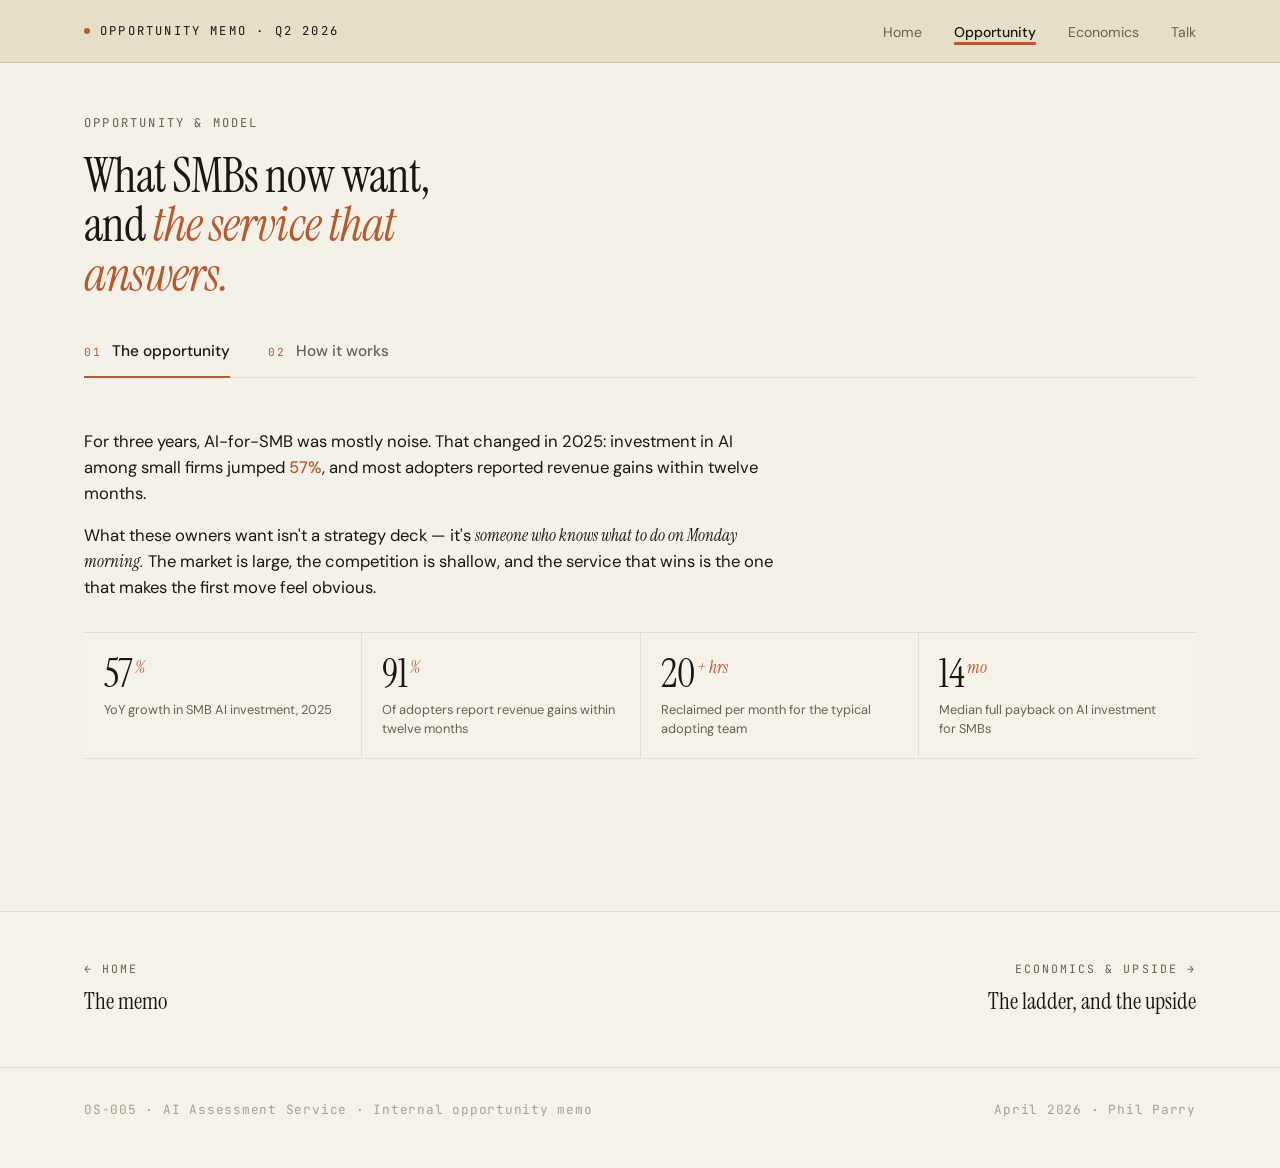
<file: opportunity.html>
<!DOCTYPE html>
<html lang="en">
<head>
  <meta charset="UTF-8">
  <meta name="viewport" content="width=device-width, initial-scale=1">
  <title>Opportunity & Model — AI Assessment Service</title>
  <meta name="description" content="Why SMBs are now buying practical AI help, and the four-step service designed to deliver it.">
  <meta name="color-scheme" content="light">

  <link rel="preconnect" href="https://fonts.googleapis.com">
  <link rel="preconnect" href="https://fonts.gstatic.com" crossorigin>
  <link href="https://fonts.googleapis.com/css2?family=Instrument+Serif:ital@0;1&family=DM+Sans:ital,opsz,wght@0,9..40,300;0,9..40,400;0,9..40,500;0,9..40,600;1,9..40,400&family=JetBrains+Mono:wght@400;500&display=swap" rel="stylesheet">
  <link rel="stylesheet" href="./styles.css">
  <script src="./script.js" defer></script>
</head>
<body class="page-opportunity">

  <!-- ════ TOP NAV ════ -->
  <nav class="top" id="topnav" aria-label="Primary">
    <div class="container">
      <a href="./index.html" class="wordmark">
        <span class="dot" aria-hidden="true"></span>
        <span>Opportunity Memo · Q2 2026</span>
      </a>
      <ul class="nav-links">
        <li><a href="./index.html">Home</a></li>
        <li><a href="./opportunity.html" class="active">Opportunity</a></li>
        <li><a href="./economics.html">Economics</a></li>
        <li><a href="./talk.html">Talk</a></li>
      </ul>
    </div>
  </nav>

  <!-- ════ COMPACT PAGE INTRO ════ -->
  <header class="page-intro">
    <div class="container">
      <span class="eyebrow">Opportunity &amp; Model</span>
      <h1>What SMBs now want, and <em>the service that answers.</em></h1>
    </div>
  </header>

  <!-- ════ TABBED MODULE ════ -->
  <section class="tabs-module">
    <div class="container">

      <!-- Tab bar -->
      <div class="tabs-bar" role="tablist" aria-label="Opportunity and model">
        <button class="tab active" role="tab" id="opp-tab" data-panel="opp-panel" aria-selected="true" aria-controls="opp-panel">
          <span class="tab-num">01</span>
          <span>The opportunity</span>
        </button>
        <button class="tab" role="tab" id="how-tab" data-panel="how-panel" aria-selected="false" aria-controls="how-panel" tabindex="-1">
          <span class="tab-num">02</span>
          <span>How it works</span>
        </button>
      </div>

      <!-- Panel 01: THE OPPORTUNITY -->
      <div class="tab-panel" id="opp-panel" role="tabpanel" aria-labelledby="opp-tab">
        <div class="opportunity-body">
          <p>For three years, AI-for-SMB was mostly noise. That changed in 2025: investment in AI among small firms jumped <strong>57%</strong>, and most adopters reported revenue gains within twelve months.</p>
          <p>What these owners want isn't a strategy deck — it's <em class="serif italic">someone who knows what to do on Monday morning.</em> The market is large, the competition is shallow, and the service that wins is the one that makes the first move feel obvious.</p>
        </div>

        <div class="stats-strip">
          <div class="stat">
            <div class="stat-value">57<sup>%</sup></div>
            <div class="stat-label">YoY growth in SMB AI investment, 2025</div>
          </div>
          <div class="stat">
            <div class="stat-value">91<sup>%</sup></div>
            <div class="stat-label">Of adopters report revenue gains within twelve months</div>
          </div>
          <div class="stat">
            <div class="stat-value">20<sup>+ hrs</sup></div>
            <div class="stat-label">Reclaimed per month for the typical adopting team</div>
          </div>
          <div class="stat">
            <div class="stat-value">14<sup>mo</sup></div>
            <div class="stat-label">Median full payback on AI investment for SMBs</div>
          </div>
        </div>
      </div>

      <!-- Panel 02: HOW IT WORKS -->
      <div class="tab-panel" id="how-panel" role="tabpanel" aria-labelledby="how-tab" hidden>
        <div class="steps-grid">
          <article class="step">
            <div class="step-num">i.</div>
            <h3 class="step-title">A 20-minute discovery call</h3>
            <div class="step-body">
              A voice agent — call her <strong>Annie</strong> — interviews the business owner. No Zoom shadowing, no consultant time. A structured conversation captures real operational pain in the owner's own words.
            </div>
          </article>
          <article class="step">
            <div class="step-num">ii.</div>
            <h3 class="step-title">AI analysis of the transcript</h3>
            <div class="step-body">
              The transcript is fed to <strong>Claude</strong>, which surfaces underlying pain points and matches them to off-the-shelf tools that already solve them. No bespoke build, no vapourware.
            </div>
          </article>
          <article class="step">
            <div class="step-num">iii.</div>
            <h3 class="step-title">A "Quick Win" report</h3>
            <div class="step-body">
              A written report: an Effort × Impact matrix, the two or three highest-leverage moves, and a <strong>4-day implementation plan</strong> the owner could in principle run themselves.
            </div>
          </article>
          <article class="step">
            <div class="step-num">iv.</div>
            <h3 class="step-title">Implementation, on request</h3>
            <div class="step-body">
              Most owners won't run it themselves. The report is the door-opener; the implementation work is where engagement value compounds. <strong>This is where the model stops looking like consulting.</strong>
            </div>
          </article>
        </div>
      </div>

    </div>
  </section>

  <!-- ════ PAGE NAV ════ -->
  <div class="page-nav">
    <div class="container">
      <div class="page-nav-inner">
        <a href="./index.html" class="prev">
          <span class="direction">← Home</span>
          <span class="label">The memo</span>
        </a>
        <a href="./economics.html" class="next">
          <span class="direction">Economics &amp; Upside →</span>
          <span class="label">The ladder, and the upside</span>
        </a>
      </div>
    </div>
  </div>

  <!-- ════ FOOTER ════ -->
  <footer>
    <div class="container">
      <span>OS-005 · AI Assessment Service · Internal opportunity memo</span>
      <span>April 2026 · Phil Parry</span>
    </div>
  </footer>

</body>
</html>
</file>
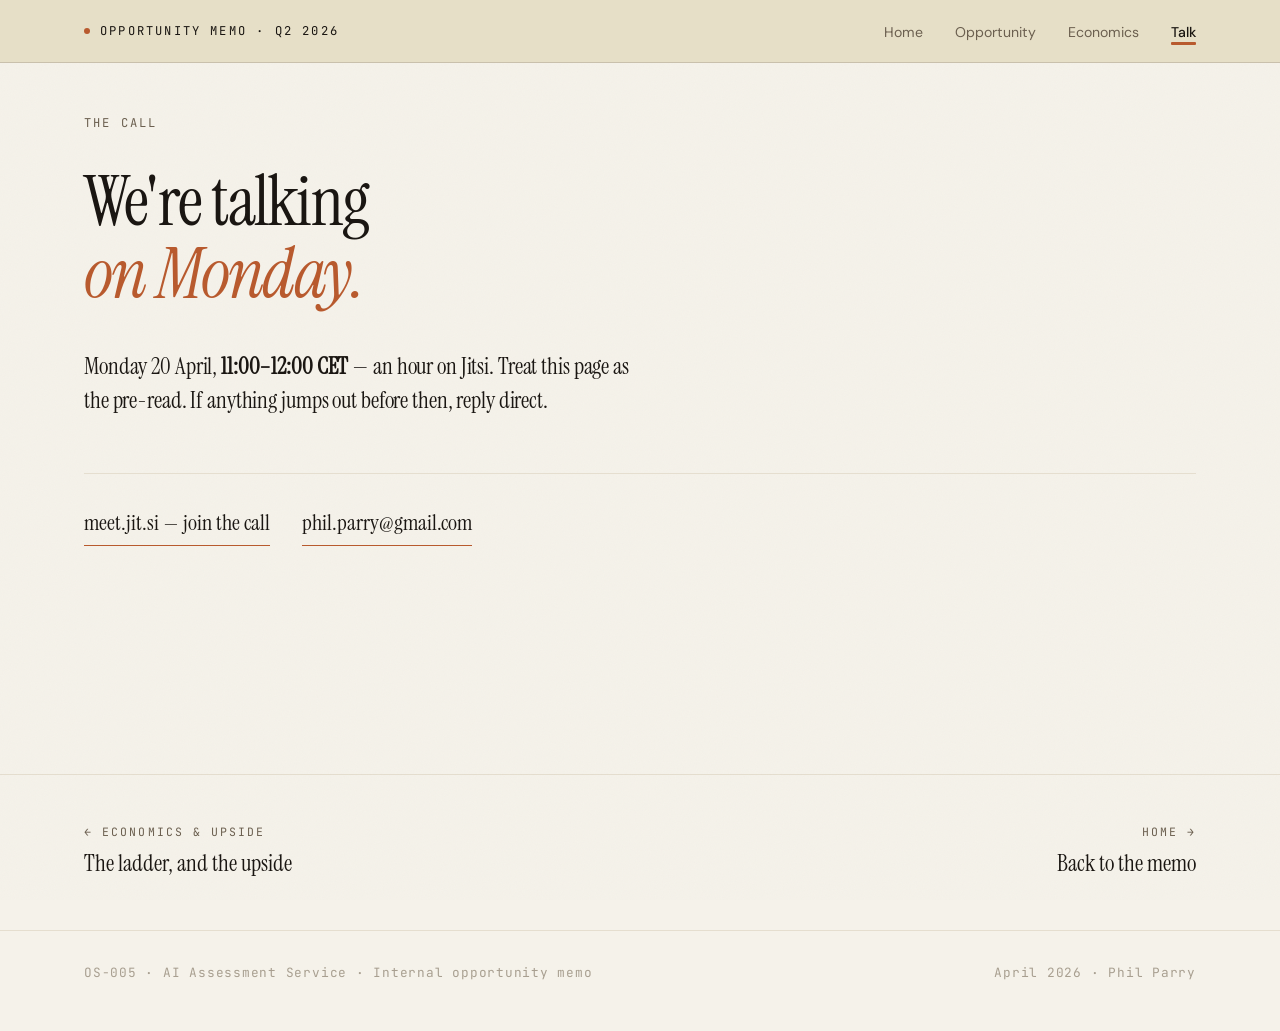
<file: talk.html>
<!DOCTYPE html>
<html lang="en">
<head>
  <meta charset="UTF-8">
  <meta name="viewport" content="width=device-width, initial-scale=1">
  <title>Talk — AI Assessment Service</title>
  <meta name="description" content="Monday's call — 20 April 2026, 11:00–12:00 CET, on Jitsi.">
  <meta name="color-scheme" content="light">

  <link rel="preconnect" href="https://fonts.googleapis.com">
  <link rel="preconnect" href="https://fonts.gstatic.com" crossorigin>
  <link href="https://fonts.googleapis.com/css2?family=Instrument+Serif:ital@0;1&family=DM+Sans:ital,opsz,wght@0,9..40,300;0,9..40,400;0,9..40,500;0,9..40,600;1,9..40,400&family=JetBrains+Mono:wght@400;500&display=swap" rel="stylesheet">
  <link rel="stylesheet" href="./styles.css">
  <script src="./script.js" defer></script>
</head>
<body>

  <!-- ════ TOP NAV ════ -->
  <nav class="top" id="topnav" aria-label="Primary">
    <div class="container">
      <a href="./index.html" class="wordmark">
        <span class="dot" aria-hidden="true"></span>
        <span>Opportunity Memo · Q2 2026</span>
      </a>
      <ul class="nav-links">
        <li><a href="./index.html">Home</a></li>
        <li><a href="./opportunity.html">Opportunity</a></li>
        <li><a href="./economics.html">Economics</a></li>
        <li><a href="./talk.html" class="active">Talk</a></li>
      </ul>
    </div>
  </nav>

  <!-- ════ CLOSING / THE CALL ════ -->
  <section id="talk" class="closing">
    <div class="container">
      <span class="eyebrow">The call</span>
      <h2 class="serif">
        We're talking<br>
        <em class="italic">on Monday.</em>
      </h2>
      <p class="lede">
        Monday 20 April, <strong>11:00–12:00 CET</strong> — an hour on Jitsi. Treat this page as the pre-read. If anything jumps out before then, reply direct.
      </p>
      <div class="closing-meta">
        <!-- Replace with the specific Jitsi room URL once the calendar invite carries one. -->
        <a href="https://meet.jit.si">meet.jit.si — join the call</a>
        <a href="mailto:phil.parry@gmail.com?subject=AI%20Assessment%20Service%20—%20before%20Monday">phil.parry@gmail.com</a>
      </div>
    </div>
  </section>

  <!-- ════ PAGE NAV ════ -->
  <div class="page-nav">
    <div class="container">
      <div class="page-nav-inner">
        <a href="./economics.html" class="prev">
          <span class="direction">← Economics &amp; Upside</span>
          <span class="label">The ladder, and the upside</span>
        </a>
        <a href="./index.html" class="next">
          <span class="direction">Home →</span>
          <span class="label">Back to the memo</span>
        </a>
      </div>
    </div>
  </div>

  <!-- ════ FOOTER ════ -->
  <footer>
    <div class="container">
      <span>OS-005 · AI Assessment Service · Internal opportunity memo</span>
      <span>April 2026 · Phil Parry</span>
    </div>
  </footer>

</body>
</html>
</file>
<file: styles.css>
/* ═══════════════════════════════════════════════════════════════
   OS-005 — AI Assessment Service
   Shared stylesheet. Warm editorial theme (see vault/wiki/warm-editorial-theme.md).
   ═══════════════════════════════════════════════════════════════ */

/* ───────────── DESIGN TOKENS — warm light editorial ───────────── */
:root {
  --bg:           #F5F2EA;
  --bg-elev:      #FAF7F0;
  --bg-card:      #FFFFFF;
  --bg-nav:       #E6DFC7;  /* clearly darker than --bg — separates sticky nav from content */
  --text:         #1A1612;
  --text-muted:   #6B5F4F;
  --text-quiet:   #A89F90;
  --accent:       #B85A2E;
  --accent-warm:  #C8704D;
  --rule:         #E5DECF;
  --rule-strong:  #C9C0AC;

  --serif: 'Instrument Serif', 'Cormorant Garamond', Georgia, serif;
  --sans:  'DM Sans', system-ui, -apple-system, sans-serif;
  --mono:  'JetBrains Mono', 'Menlo', monospace;

  --max:    1240px;
  --gutter: clamp(20px, 5vw, 64px);
}

/* ───────────── RESET + BASE ───────────── */
*, *::before, *::after { box-sizing: border-box; margin: 0; padding: 0; }
html { scroll-behavior: smooth; }

body {
  background: var(--bg);
  color: var(--text);
  font-family: var(--sans);
  font-size: 17px;
  line-height: 1.55;
  font-weight: 400;
  -webkit-font-smoothing: antialiased;
  text-rendering: optimizeLegibility;
  overflow-x: hidden;
}

/* Subtle paper grain overlay */
body::before {
  content: '';
  position: fixed;
  inset: 0;
  pointer-events: none;
  opacity: 0.035;
  z-index: 1;
  background-image: url("data:image/svg+xml;utf8,<svg xmlns='http://www.w3.org/2000/svg' width='400' height='400'><filter id='n'><feTurbulence type='fractalNoise' baseFrequency='0.85' stitchTiles='stitch'/></filter><rect width='100%' height='100%' filter='url(%23n)'/></svg>");
  mix-blend-mode: multiply;
}

img, video { max-width: 100%; display: block; }
a { color: inherit; }

:focus-visible {
  outline: 2px solid var(--accent);
  outline-offset: 4px;
  border-radius: 2px;
}

/* ───────────── TYPOGRAPHY ───────────── */
.serif  { font-family: var(--serif); font-weight: 400; }
.italic { font-style: italic; }
.mono   { font-family: var(--mono); }
.muted  { color: var(--text-muted); }
.quiet  { color: var(--text-quiet); }

h1, h2, h3 {
  font-family: var(--serif);
  font-weight: 400;
  line-height: 1.05;
  letter-spacing: -0.015em;
}

.display {
  font-size: clamp(2.6rem, 6.8vw, 5.4rem);
  line-height: 1.02;
  letter-spacing: -0.025em;
}

.h2 {
  font-size: clamp(1.7rem, 3.4vw, 2.6rem);
  line-height: 1.1;
  max-width: 22ch;
}

.eyebrow {
  font-family: var(--mono);
  font-size: 0.76rem;
  letter-spacing: 0.18em;
  text-transform: uppercase;
  color: var(--text-muted);
}

.lede {
  font-family: var(--serif);
  font-size: clamp(1.25rem, 1.8vw, 1.55rem);
  line-height: 1.45;
  color: var(--text);
  max-width: 42ch;
  letter-spacing: -0.005em;
}

p { max-width: 64ch; }

::selection { background: var(--accent); color: #FFFFFF; }

/* ───────────── LAYOUT ───────────── */
.container {
  max-width: var(--max);
  margin: 0 auto;
  padding-left: var(--gutter);
  padding-right: var(--gutter);
  position: relative;
  z-index: 2;
}

section { padding: clamp(80px, 11vw, 150px) 0; position: relative; z-index: 2; }

.section-head {
  display: grid;
  grid-template-columns: minmax(0, 1fr) minmax(0, 2.4fr);
  gap: clamp(20px, 4vw, 80px);
  margin-bottom: clamp(48px, 6vw, 80px);
  align-items: start;
}

.section-num {
  font-family: var(--mono);
  font-size: 0.76rem;
  letter-spacing: 0.18em;
  text-transform: uppercase;
  color: var(--text-muted);
}

.section-num::before {
  content: '';
  display: block;
  width: 32px;
  height: 1px;
  background: var(--accent);
  margin-bottom: 18px;
}

@media (max-width: 720px) {
  .section-head { grid-template-columns: 1fr; gap: 20px; }
}

/* Page-level intro block, used at the top of inner pages.
   Top padding is shared with .hero and .closing to keep the gap
   between the sticky nav and the first content consistent across
   every page. */
.page-intro {
  padding-top: clamp(28px, 3.5vw, 52px);
  padding-bottom: clamp(40px, 5vw, 80px);
}
.page-intro .eyebrow { margin-bottom: 18px; display: inline-block; }
.page-intro h1 {
  font-family: var(--serif);
  font-size: clamp(2.4rem, 5.6vw, 4.4rem);
  line-height: 1.03;
  letter-spacing: -0.02em;
  max-width: 18ch;
  margin-bottom: 24px;
}
.page-intro h1 em { color: var(--accent); font-style: italic; }
.page-intro .lede { max-width: 52ch; }

/* ───────────── NAV ───────────── */
nav.top {
  position: sticky;
  top: 0;
  z-index: 100;
  backdrop-filter: blur(18px) saturate(140%);
  -webkit-backdrop-filter: blur(18px) saturate(140%);
  background: var(--bg-nav);
  border-bottom: 1px solid var(--rule-strong);
  transition: border-color 0.3s ease, box-shadow 0.3s ease;
}
nav.top.scrolled {
  box-shadow: 0 4px 20px -12px rgba(58, 38, 20, 0.14);
}

nav.top .container {
  display: flex;
  align-items: center;
  justify-content: space-between;
  padding-top: 18px;
  padding-bottom: 18px;
  gap: 16px;
  flex-wrap: wrap;
}

.wordmark {
  font-family: var(--mono);
  font-size: 0.76rem;
  letter-spacing: 0.18em;
  text-transform: uppercase;
  color: var(--text);
  text-decoration: none;
  display: inline-flex;
  align-items: center;
  gap: 10px;
  white-space: nowrap;
}
.wordmark .dot {
  width: 6px; height: 6px;
  border-radius: 50%;
  background: var(--accent);
}

.nav-links {
  display: flex;
  gap: clamp(14px, 2.5vw, 32px);
  list-style: none;
  flex-wrap: wrap;
}
.nav-links a {
  font-size: 0.88rem;
  color: var(--text-muted);
  text-decoration: none;
  transition: color 0.2s;
  position: relative;
  padding-bottom: 4px;
}
.nav-links a:hover, .nav-links a:focus-visible { color: var(--text); }

/* Active page: bold terracotta underline, clearly visible */
.nav-links a.active {
  color: var(--text);
  font-weight: 500;
}
.nav-links a.active::after {
  content: '';
  position: absolute;
  left: 0;
  right: 0;
  bottom: 0;
  height: 3px;
  background: var(--accent);
  border-radius: 1px;
}

@media (max-width: 640px) {
  .nav-links { gap: 14px; font-size: 0.82rem; }
  .nav-links a { font-size: 0.82rem; }
}

/* ───────────── HERO (home only) ───────────── */
/* Top padding matches .page-intro + .closing for a consistent gap
   between the sticky nav and the first line of content on every page. */
.hero { padding-top: clamp(28px, 3.5vw, 52px); padding-bottom: clamp(60px, 8vw, 100px); }

.hero-meta {
  display: flex;
  gap: 24px;
  margin-bottom: 20px;
  flex-wrap: wrap;
  align-items: center;
}

/* H1 lives inside .hero-text-col now (beside the video). Smaller than
   the old full-width display so it can share the row with the video. */
.hero h1 em { color: var(--accent); font-style: italic; }
.hero-text-col h1 {
  font-family: var(--serif);
  font-size: clamp(1.9rem, 4.2vw, 3.4rem);
  line-height: 1.04;
  letter-spacing: -0.02em;
  max-width: 14ch;
  margin-bottom: 18px;
}

.hero-grid {
  display: grid;
  grid-template-columns: 1fr;
  gap: clamp(32px, 4vw, 56px);
  margin-top: clamp(12px, 1.5vw, 20px);
  align-items: start;
}

@media (min-width: 900px) {
  .hero-grid {
    grid-template-columns: minmax(0, 1fr) minmax(0, 1.1fr);
  }
}

/* Video frame */
.video-frame {
  position: relative;
  border: 1px solid var(--rule-strong);
  background: var(--bg-card);
  padding: 10px;
  box-shadow:
    0 40px 80px -40px rgba(58, 38, 20, 0.18),
    0 8px 24px -12px rgba(58, 38, 20, 0.08);
}
.video-inner {
  position: relative;
  aspect-ratio: 16 / 9;
  overflow: hidden;
  background: #000;
}
.video-inner video {
  width: 100%; height: 100%;
  object-fit: cover;
  display: block;
}
.video-overlay {
  position: absolute;
  inset: 0;
  background:
    radial-gradient(circle at center, rgba(15,13,10,0.15) 0%, rgba(15,13,10,0.65) 100%),
    linear-gradient(180deg, rgba(15,13,10,0.05) 0%, rgba(15,13,10,0.45) 100%);
  display: flex;
  align-items: center;
  justify-content: center;
  cursor: pointer;
  transition: opacity 0.4s ease;
  border: none;
  width: 100%;
  color: inherit;
}
.video-overlay.hidden { opacity: 0; pointer-events: none; }

.play-button {
  width: 92px; height: 92px;
  border-radius: 50%;
  background: var(--accent);
  display: flex;
  align-items: center;
  justify-content: center;
  transition: transform 0.25s ease;
  box-shadow: 0 20px 50px rgba(0,0,0,0.4), 0 0 0 1px rgba(255,255,255,0.08);
}
.video-overlay:hover .play-button { transform: scale(1.06); }
.play-button svg { width: 28px; height: 28px; fill: #FFFFFF; margin-left: 4px; }

.video-caption {
  margin-top: 18px;
  display: flex;
  gap: 14px;
  align-items: baseline;
  font-size: 0.86rem;
  color: var(--text-muted);
  flex-wrap: wrap;
}
.video-caption .label {
  font-family: var(--mono);
  font-size: 0.72rem;
  letter-spacing: 0.18em;
  text-transform: uppercase;
  color: var(--accent);
}

.hero-text-col .lede { margin-bottom: 28px; max-width: 36ch; }

.ctas {
  display: flex;
  flex-wrap: wrap;
  gap: 0 28px;
}
.cta-link {
  display: inline-flex;
  align-items: center;
  gap: 10px;
  padding: 12px 0;
  font-size: 0.95rem;
  color: var(--text);
  text-decoration: none;
  border-bottom: 1px solid var(--rule-strong);
  transition: border-color 0.2s, color 0.2s;
}
.cta-link::after { content: '→'; transition: transform 0.2s ease; }
.cta-link:hover { border-color: var(--accent); color: var(--accent); }
.cta-link:hover::after { transform: translateX(4px); }

/* ───────────── TABS MODULE ─────────────
   Page-level underline tabs. Patterned after ODS os-002 tabs
   (underline variant), adapted to the warm editorial theme. */
.tabs-module { padding: 0; }
.tabs-module .container > .tabs-bar { margin-bottom: 0; }

.tabs-bar {
  display: flex;
  gap: 0;
  border-bottom: 1px solid var(--rule);
  flex-wrap: wrap;
}
.tab {
  background: none;
  border: none;
  padding: 16px 0;
  margin-right: clamp(24px, 3vw, 44px);
  color: var(--text-muted);
  font-family: var(--sans);
  font-size: clamp(0.95rem, 1.2vw, 1.05rem);
  font-weight: 500;
  cursor: pointer;
  position: relative;
  transition: color 0.2s;
  display: inline-flex;
  align-items: baseline;
  gap: 10px;
}
.tab:hover { color: var(--text); }
.tab.active { color: var(--text); }
.tab.active::after {
  content: '';
  position: absolute;
  bottom: -1px;
  left: 0;
  right: 0;
  height: 2px;
  background: var(--accent);
}
.tab-num {
  font-family: var(--mono);
  font-size: 0.7rem;
  letter-spacing: 0.18em;
  color: var(--accent);
  font-weight: 400;
  text-transform: uppercase;
}

.tab-panel {
  padding-top: clamp(32px, 4vw, 56px);
  animation: fade-in 0.25s ease both;
}
.tab-panel[hidden] { display: none; }
@keyframes fade-in {
  from { opacity: 0; transform: translateY(6px); }
  to   { opacity: 1; transform: translateY(0); }
}

/* ───────────── COMPACT PAGE (above-the-fold) ─────────────
   Applied via <body class="page-opportunity"> on pages that
   need the tighter vertical rhythm for tabbed content. */
body.page-opportunity .page-intro {
  /* Top gap comes from the shared .page-intro rule now; only override
     the bottom to keep the intro compact before the tabs module. */
  padding-bottom: clamp(16px, 2vw, 28px);
}
body.page-opportunity .page-intro h1 {
  font-size: clamp(1.9rem, 4vw, 3rem);
  margin-bottom: 0;
}
body.page-opportunity section.tabs-module { padding: 0 0 clamp(32px, 4vw, 60px); }

/* Compact stats inside a tab panel */
body.page-opportunity .stats-strip {
  margin-top: clamp(20px, 2.5vw, 32px);
}
body.page-opportunity .stat { padding: 20px 20px; }
body.page-opportunity .stat-value {
  font-size: clamp(1.8rem, 3.2vw, 2.5rem);
  margin-bottom: 8px;
}
body.page-opportunity .stat-label { font-size: 0.8rem; }

body.page-opportunity .opportunity-body {
  font-size: clamp(1rem, 1.3vw, 1.12rem);
  max-width: 64ch;
}

/* 2-up steps grid for the How-It-Works tab */
.steps-grid {
  display: grid;
  grid-template-columns: 1fr;
  gap: 1px;
  background: var(--rule);
  border-top: 1px solid var(--rule);
  border-bottom: 1px solid var(--rule);
}
@media (min-width: 820px) {
  .steps-grid { grid-template-columns: 1fr 1fr; }
}
.steps-grid .step {
  background: var(--bg);
  border: none;
  padding: clamp(22px, 2.8vw, 34px) clamp(20px, 2.5vw, 32px);
  row-gap: 12px;
}
.steps-grid .step-num {
  font-size: clamp(1.8rem, 3vw, 2.4rem);
}
.steps-grid .step-title {
  font-size: clamp(1.15rem, 1.6vw, 1.4rem);
}
.steps-grid .step-body {
  font-size: 0.92rem;
  line-height: 1.5;
}

/* ───────────── OPPORTUNITY BODY + STATS ───────────── */
.opportunity-body {
  font-size: clamp(1.05rem, 1.4vw, 1.2rem);
  line-height: 1.55;
  max-width: 56ch;
  color: var(--text);
}
.opportunity-body p { max-width: none; }
.opportunity-body p + p { margin-top: 1em; }
.opportunity-body strong { color: var(--accent); font-weight: 500; }

.stats-strip {
  display: grid;
  grid-template-columns: repeat(auto-fit, minmax(180px, 1fr));
  gap: 1px;
  margin-top: clamp(60px, 7vw, 100px);
  background: var(--rule);
  border-top: 1px solid var(--rule);
  border-bottom: 1px solid var(--rule);
}
.stat { background: var(--bg); padding: 36px 28px; }
.stat-value {
  font-family: var(--serif);
  font-size: clamp(2.4rem, 4vw, 3.6rem);
  line-height: 1;
  margin-bottom: 14px;
}
.stat-value sup {
  font-size: 0.42em;
  vertical-align: super;
  color: var(--accent);
  font-style: italic;
  margin-left: 2px;
}
.stat-label {
  font-size: 0.86rem;
  color: var(--text-muted);
  line-height: 1.45;
  max-width: 26ch;
}

/* ───────────── HOW IT WORKS — numbered editorial steps ───────────── */
.steps { border-top: 1px solid var(--rule); }
.step {
  display: grid;
  grid-template-columns: 6ch minmax(0, 1fr);
  column-gap: clamp(24px, 4vw, 64px);
  row-gap: 18px;
  padding: clamp(36px, 4.5vw, 64px) 0;
  border-bottom: 1px solid var(--rule);
  align-items: start;
}
.step-num {
  font-family: var(--serif);
  font-style: italic;
  font-size: clamp(2.4rem, 4.8vw, 3.8rem);
  color: var(--accent);
  line-height: 0.9;
  grid-row: 1 / span 2;
}
.step-title {
  font-family: var(--serif);
  font-size: clamp(1.4rem, 2.2vw, 1.85rem);
  line-height: 1.15;
  letter-spacing: -0.01em;
}
.step-body {
  color: var(--text-muted);
  font-size: 1rem;
  line-height: 1.6;
  max-width: 64ch;
}
.step-body strong { color: var(--text); font-weight: 500; }

@media (max-width: 600px) {
  .step { grid-template-columns: auto 1fr; column-gap: 18px; }
  .step-body { grid-column: 1 / -1; }
}

/* ───────────── REVENUE LADDER ───────────── */
.ladder { display: flex; flex-direction: column; }
.rung {
  display: grid;
  grid-template-columns: 11ch minmax(0, 1fr) 13ch;
  column-gap: 32px;
  row-gap: 8px;
  align-items: center;
  padding: 24px 0;
  border-top: 1px solid var(--rule);
  transition: background 0.3s ease;
}
.rung:last-child { border-bottom: 1px solid var(--rule); }
.rung:hover { background: rgba(184, 90, 46, 0.03); }

.rung-label {
  font-family: var(--mono);
  font-size: 0.76rem;
  letter-spacing: 0.16em;
  text-transform: uppercase;
  color: var(--text-muted);
}
.rung-bar-track {
  height: 14px;
  background: var(--rule);
  position: relative;
  overflow: hidden;
}
.rung-bar {
  height: 100%;
  background: linear-gradient(90deg, var(--accent) 0%, var(--accent-warm) 100%);
  transform-origin: left center;
  transform: scaleX(0);
  transition: transform 1.2s cubic-bezier(0.2, 0.7, 0.1, 1);
}
.rung.in-view .rung-bar { transform: scaleX(var(--w, 1)); }

.rung-price {
  font-family: var(--serif);
  font-size: clamp(1.25rem, 1.8vw, 1.6rem);
  text-align: right;
  letter-spacing: -0.01em;
  white-space: nowrap;
}
.rung-detail {
  grid-column: 2 / 4;
  font-size: 0.9rem;
  color: var(--text-muted);
  max-width: 72ch;
}

@media (max-width: 640px) {
  .rung { grid-template-columns: 1fr auto; column-gap: 16px; }
  .rung-bar-track { grid-column: 1 / -1; order: 3; }
  .rung-detail   { grid-column: 1 / -1; order: 4; }
}

/* ───────────── UPSIDE ───────────── */
.upside-grid {
  display: grid;
  grid-template-columns: repeat(auto-fit, minmax(260px, 1fr));
  gap: 1px;
  background: var(--rule);
  border: 1px solid var(--rule);
}
.upside-card {
  background: var(--bg);
  padding: clamp(28px, 3vw, 44px);
  transition: background 0.3s ease;
}
.upside-card:hover { background: var(--bg-elev); }

.upside-card .price {
  font-family: var(--mono);
  font-size: 0.78rem;
  letter-spacing: 0.12em;
  color: var(--accent);
  margin-bottom: 18px;
  display: block;
}
.upside-card h3 {
  font-size: clamp(1.4rem, 1.9vw, 1.7rem);
  margin-bottom: 16px;
  line-height: 1.15;
}
.upside-card p {
  color: var(--text-muted);
  font-size: 0.96rem;
  line-height: 1.6;
}

/* ───────────── GALLERY + LIGHTBOX ───────────── */
.gallery {
  display: grid;
  grid-template-columns: repeat(auto-fit, minmax(280px, 1fr));
  gap: clamp(20px, 2.5vw, 32px);
}
.slide-fig {
  margin: 0;
  cursor: zoom-in;
  transition: transform 0.3s ease;
}
.slide-fig:hover { transform: translateY(-2px); }
.slide-fig:focus-visible { outline-offset: 8px; }

.slide-img-wrap {
  position: relative;
  aspect-ratio: 4 / 3;
  background: var(--bg-elev);
  border: 1px solid var(--rule-strong);
  overflow: hidden;
}
.slide-img-wrap::before {
  content: 'Image placeholder';
  position: absolute;
  inset: 0;
  display: flex;
  align-items: center;
  justify-content: center;
  color: var(--text-quiet);
  font-family: var(--mono);
  font-size: 0.74rem;
  letter-spacing: 0.1em;
}
.slide-img-wrap img {
  position: relative;
  width: 100%;
  height: 100%;
  object-fit: cover;
  filter: grayscale(1) contrast(0.98);
  transition: filter 0.4s ease;
}
/* Gallery thumbs AND lightbox stay monochrome for a uniform editorial treatment */
.lightbox img { filter: grayscale(1) contrast(0.98); }

.slide-fig figcaption {
  margin-top: 14px;
  font-size: 0.84rem;
  color: var(--text-muted);
  display: flex;
  gap: 12px;
  align-items: baseline;
}
.slide-fig figcaption .num {
  font-family: var(--mono);
  color: var(--accent);
  font-size: 0.76rem;
}

.lightbox {
  position: fixed;
  inset: 0;
  background: rgba(8, 7, 5, 0.96);
  backdrop-filter: blur(8px);
  -webkit-backdrop-filter: blur(8px);
  z-index: 1000;
  display: none;
  align-items: center;
  justify-content: center;
  padding: clamp(24px, 5vw, 80px);
  cursor: zoom-out;
}
.lightbox.open { display: flex; }
.lightbox img {
  max-width: 100%;
  max-height: 88vh;
  object-fit: contain;
  cursor: default;
  box-shadow: 0 40px 100px rgba(0,0,0,0.6);
}

/* Lightbox chrome — dark backdrop, light tones */
.lightbox-close,
.lightbox-nav {
  position: absolute;
  background: transparent;
  border: 1px solid rgba(255, 255, 255, 0.24);
  color: #F2ECDF;
  cursor: pointer;
  line-height: 1;
  transition: border-color 0.2s, color 0.2s, background 0.2s;
  display: flex;
  align-items: center;
  justify-content: center;
  font-family: var(--serif);
}
.lightbox-close:hover,
.lightbox-nav:hover {
  border-color: var(--accent-warm);
  color: var(--accent-warm);
  background: rgba(255, 255, 255, 0.04);
}

.lightbox-close {
  top: 24px; right: 24px;
  width: 44px; height: 44px;
  font-size: 1.6rem;
}
.lightbox-nav {
  top: 50%;
  transform: translateY(-50%);
  width: 52px; height: 52px;
  font-size: 2.2rem;
  padding-bottom: 4px;
}
.lightbox-nav.prev { left: clamp(16px, 3vw, 32px); }
.lightbox-nav.next { right: clamp(16px, 3vw, 32px); }
.lightbox-nav.hidden { visibility: hidden; }

@media (max-width: 640px) {
  .lightbox-nav { width: 44px; height: 44px; font-size: 1.8rem; }
}

.lightbox-caption {
  position: absolute;
  bottom: 24px;
  left: 50%;
  transform: translateX(-50%);
  font-family: var(--mono);
  font-size: 0.78rem;
  color: #A89F90;
  letter-spacing: 0.06em;
  max-width: 80%;
  text-align: center;
}
.lightbox-counter {
  position: absolute;
  top: 32px;
  left: 50%;
  transform: translateX(-50%);
  font-family: var(--mono);
  font-size: 0.72rem;
  letter-spacing: 0.18em;
  color: #A89F90;
}

/* ───────────── CLOSING (Talk page) ───────────── */
/* Top matches .page-intro + .hero for a consistent sub-nav gap. */
.closing { padding: clamp(28px, 3.5vw, 52px) 0 clamp(80px, 10vw, 140px); }
.closing h2 {
  font-size: clamp(2.2rem, 5.6vw, 4.4rem);
  max-width: 18ch;
  letter-spacing: -0.025em;
  line-height: 1.02;
  margin: 32px 0 40px;
}
.closing h2 em { color: var(--accent); font-style: italic; }
.closing .lede { max-width: 52ch; }

.closing-meta {
  display: flex;
  flex-wrap: wrap;
  gap: 32px;
  align-items: baseline;
  padding-top: 32px;
  border-top: 1px solid var(--rule);
  margin-top: 56px;
}
.closing-meta a {
  color: var(--text);
  text-decoration: none;
  font-family: var(--serif);
  font-size: 1.4rem;
  border-bottom: 1px solid var(--accent);
  padding-bottom: 4px;
  transition: color 0.2s;
}
.closing-meta a:hover { color: var(--accent); }

/* ───────────── PAGE PAGINATION (bottom of inner pages) ───────────── */
.page-nav {
  border-top: 1px solid var(--rule);
  padding: clamp(32px, 4vw, 48px) 0;
  margin-top: clamp(60px, 8vw, 100px);
}
.page-nav-inner {
  display: flex;
  justify-content: space-between;
  gap: 24px;
  align-items: center;
  flex-wrap: wrap;
}
.page-nav a {
  text-decoration: none;
  color: var(--text);
  transition: color 0.2s;
  display: inline-flex;
  flex-direction: column;
  gap: 6px;
}
.page-nav a:hover { color: var(--accent); }
.page-nav .direction {
  font-family: var(--mono);
  font-size: 0.72rem;
  letter-spacing: 0.18em;
  text-transform: uppercase;
  color: var(--text-muted);
}
.page-nav .label {
  font-family: var(--serif);
  font-size: clamp(1.2rem, 1.8vw, 1.6rem);
}
.page-nav .next { text-align: right; margin-left: auto; }

/* ───────────── FOOTER ───────────── */
footer {
  padding: 32px 0 48px;
  border-top: 1px solid var(--rule);
  font-size: 0.8rem;
  color: var(--text-quiet);
}
footer .container {
  display: flex;
  justify-content: space-between;
  flex-wrap: wrap;
  gap: 16px;
  font-family: var(--mono);
  letter-spacing: 0.06em;
}

/* ───────────── MOTION ───────────── */
@media (prefers-reduced-motion: no-preference) {
  .reveal {
    opacity: 0;
    transform: translateY(16px);
    transition: opacity 0.9s ease, transform 0.9s ease;
  }
  .reveal.visible { opacity: 1; transform: translateY(0); }
}
@media (prefers-reduced-motion: reduce) {
  html { scroll-behavior: auto; }
  *, *::before, *::after { transition: none !important; animation: none !important; }
}
</file>
